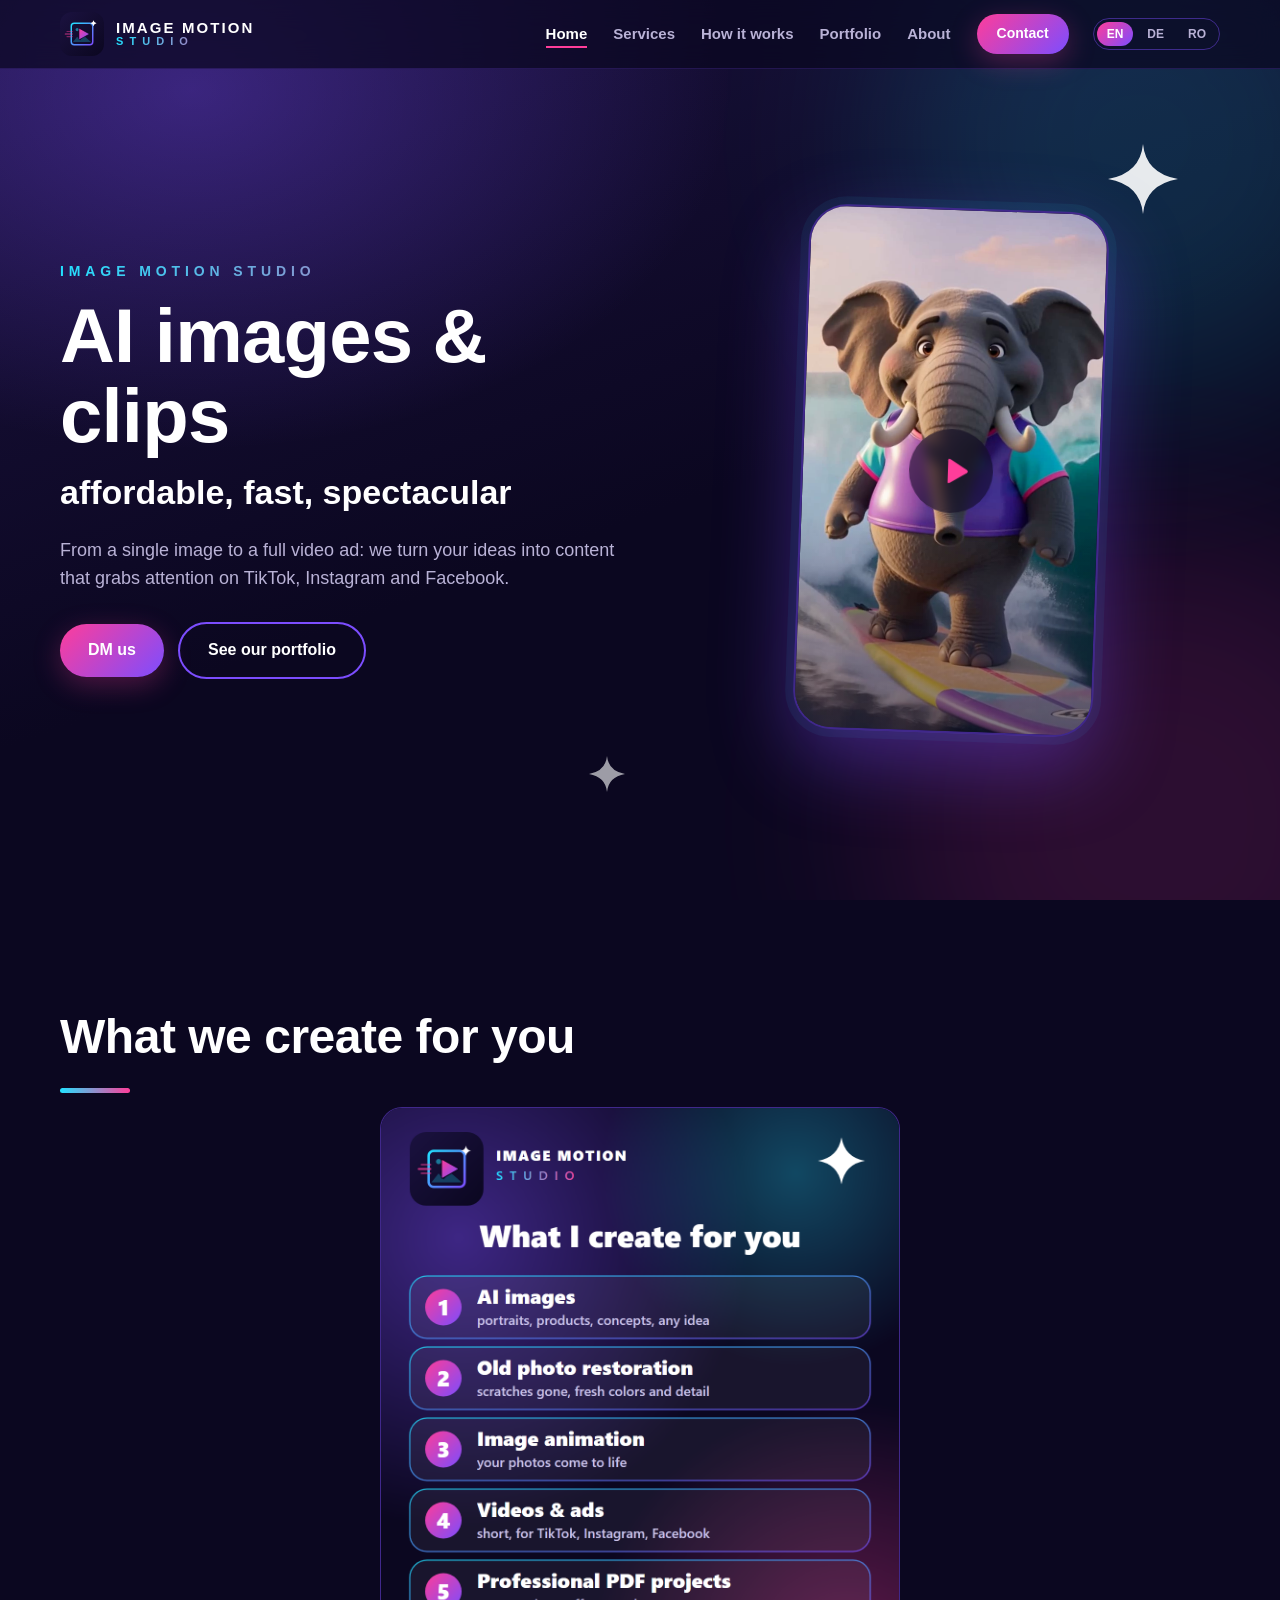
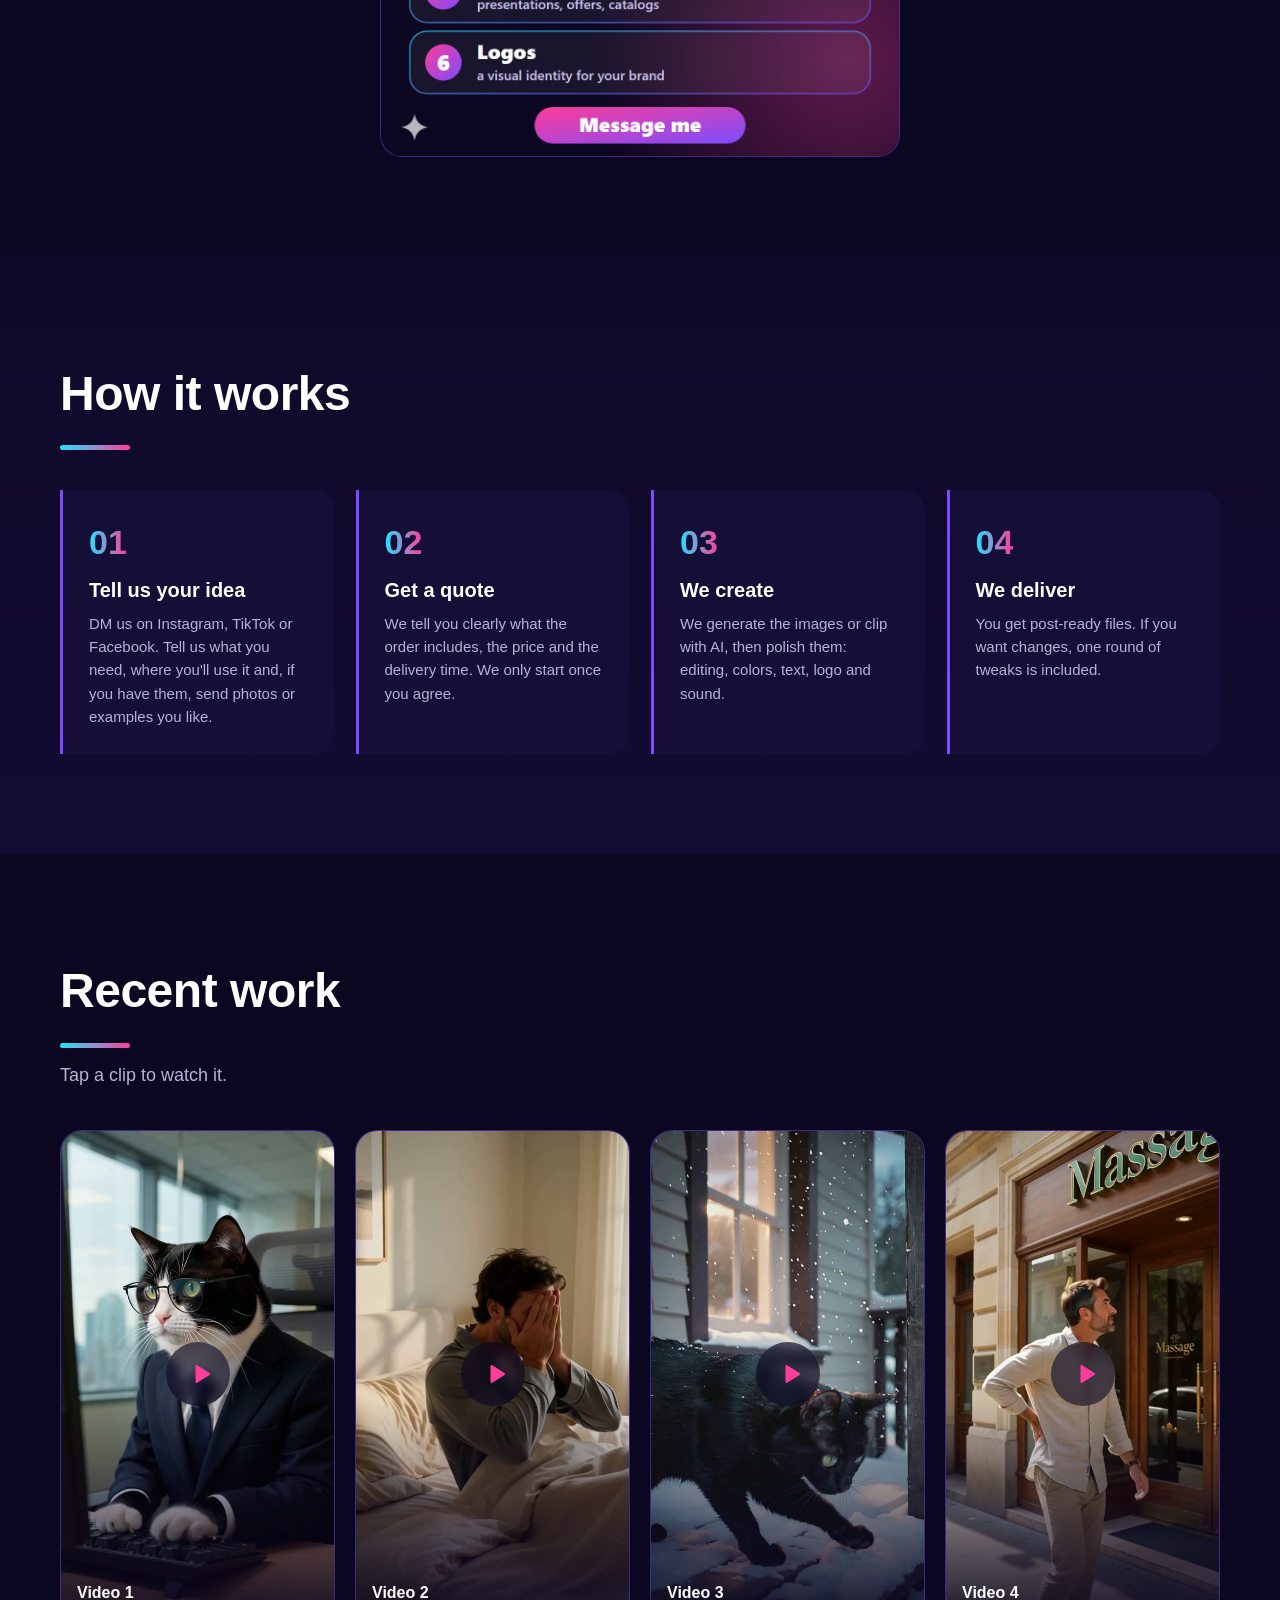
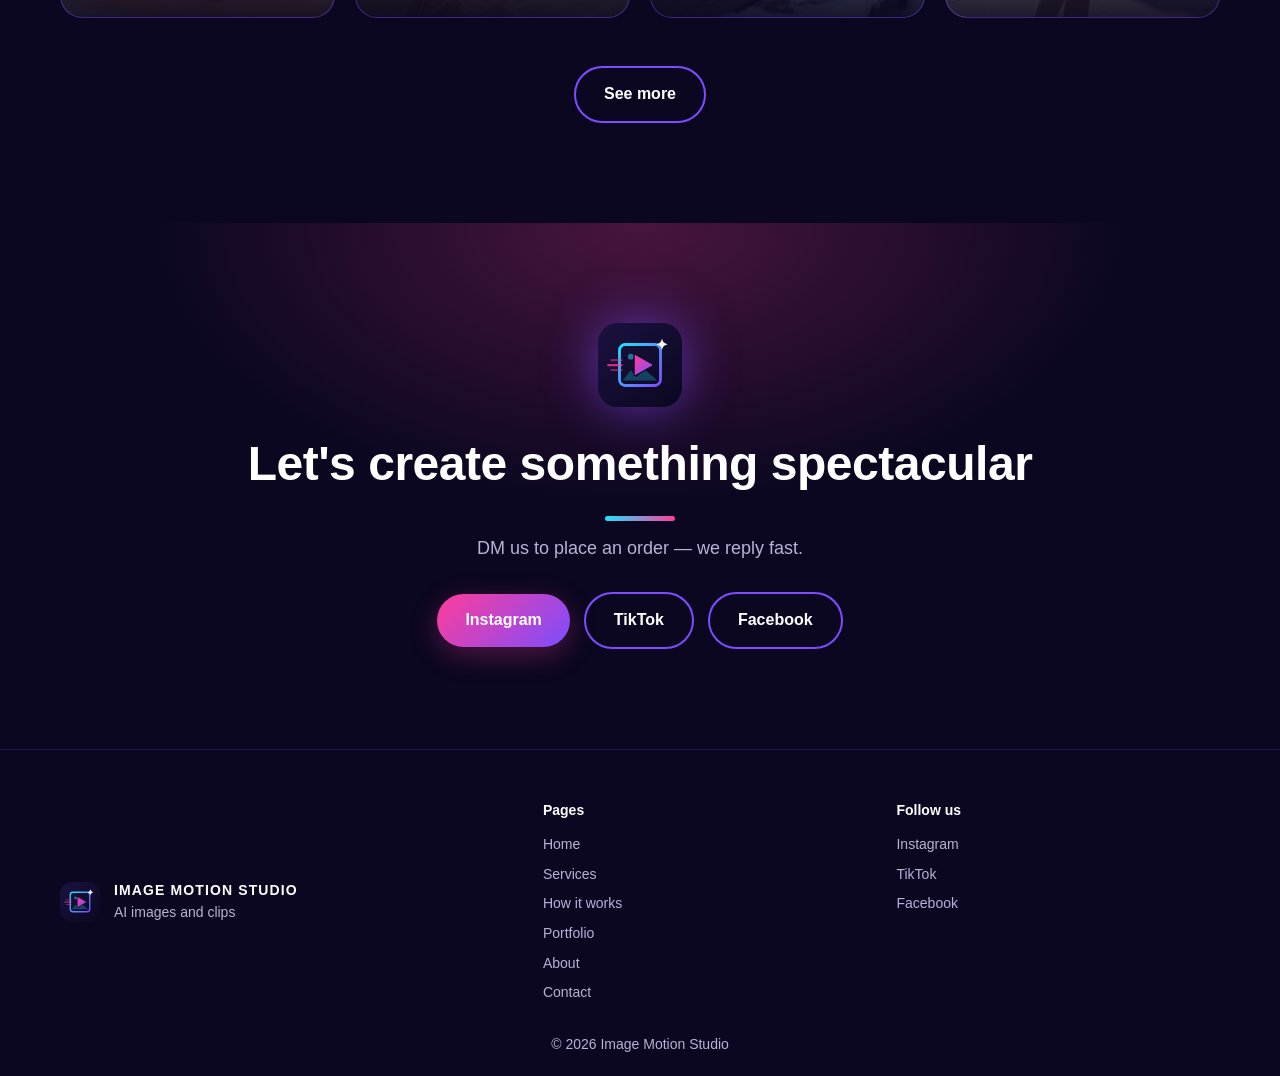
<file: index.html>
<!doctype html>
<html lang="ro">
<head>
<meta charset="utf-8">
<meta name="viewport" content="width=device-width, initial-scale=1">
<title>Image Motion Studio</title>
<meta name="description" content="Imagini AI, restaurare poze vechi, animare imagini, clipuri video și reclame. Rapide, accesibile, spectaculoase.">
<meta name="theme-color" content="#0B0720">
<meta property="og:type" content="website">
<meta property="og:site_name" content="Image Motion Studio">
<meta property="og:title" content="Image Motion Studio — Imagini și clipuri AI">
<meta property="og:description" content="Imagini AI, restaurare poze vechi, animare imagini, clipuri video și reclame. Rapide, accesibile, spectaculoase.">
<meta property="og:url" content="https://image-motion-studio.github.io/">
<meta property="og:image" content="https://image-motion-studio.github.io/og-image.png">
<meta property="og:image:width" content="1200">
<meta property="og:image:height" content="630">
<meta name="twitter:card" content="summary_large_image">
<meta name="twitter:image" content="https://image-motion-studio.github.io/og-image.png">
<link rel="icon" href="assets/logo-icon.svg" type="image/svg+xml">
<link rel="stylesheet" href="style.css?v=13">
</head>
<body data-page="home">
<div id="hdr"></div>
<main>
<section class="hero">
  <div class="glow g1"></div><div class="glow g2"></div>
  <svg class="spark s1" viewBox="0 0 100 100"><path d="M50 0Q54 42 100 50Q54 58 50 100Q46 58 0 50Q46 42 50 0Z"/></svg>
  <svg class="spark s2" viewBox="0 0 100 100"><path d="M50 0Q54 42 100 50Q54 58 50 100Q46 58 0 50Q46 42 50 0Z"/></svg>
  <div class="wrap hero-grid">
    <div class="hero-copy">
      <p class="eyebrow">IMAGE MOTION STUDIO</p>
      <h1 data-i18n="hero.title"></h1>
      <p class="sub" data-i18n="hero.sub"></p>
      <p class="lead" data-i18n="hero.lead"></p>
      <div class="cta-row">
        <a href="#contact" class="btn" data-i18n="hero.cta1"></a>
        <a href="#portofoliu" class="btn ghost" data-i18n="hero.cta2"></a>
      </div>
    </div>
    <div class="hero-visual">
      <div class="phone" id="heroPhone">
        <video id="heroVid" src="assets/hero/hero.mp4" poster="assets/hero/hero-poster.jpg" playsinline preload="none"></video>
        <button class="phone-play" id="heroPlay" aria-label="Play video"><svg viewBox="0 0 100 100"><path d="M34 22 L34 78 Q34 84 40 81 L84 54 Q89 50 84 46 L40 19 Q34 16 34 22Z"/></svg></button>
      </div>
    </div>
  </div>
</section>
<section class="sec" id="servicii"><div class="wrap">
  <h2 data-i18n="home.srv"></h2>
  <div class="gallery"><figure><img data-loc="assets/menu-1080x1350-{l}.png" src="assets/menu-1080x1350-ro.png" alt="" loading="lazy"></figure></div>
</div></section>
<section class="sec alt" id="proces"><div class="wrap">
  <h2 data-i18n="home.proc"></h2>
  <div class="steps" id="procMini"></div>
</div></section>
<section class="sec" id="portofoliu"><div class="wrap">
  <h2 data-i18n="home.port"></h2>
  <p class="muted" data-i18n="home.portSub"></p>
  <div class="reels" id="reels" data-count="4"></div>
  <p class="more"><a class="btn ghost" href="portofoliu.html" data-i18n="home.portMore"></a></p>
</div></section>
<div id="contact"><section class="sec cta" id="cta"></section></div>
</main>
<div id="ftr"></div>
<script src="script.js?v=13"></script>
</body>
</html>
</file>
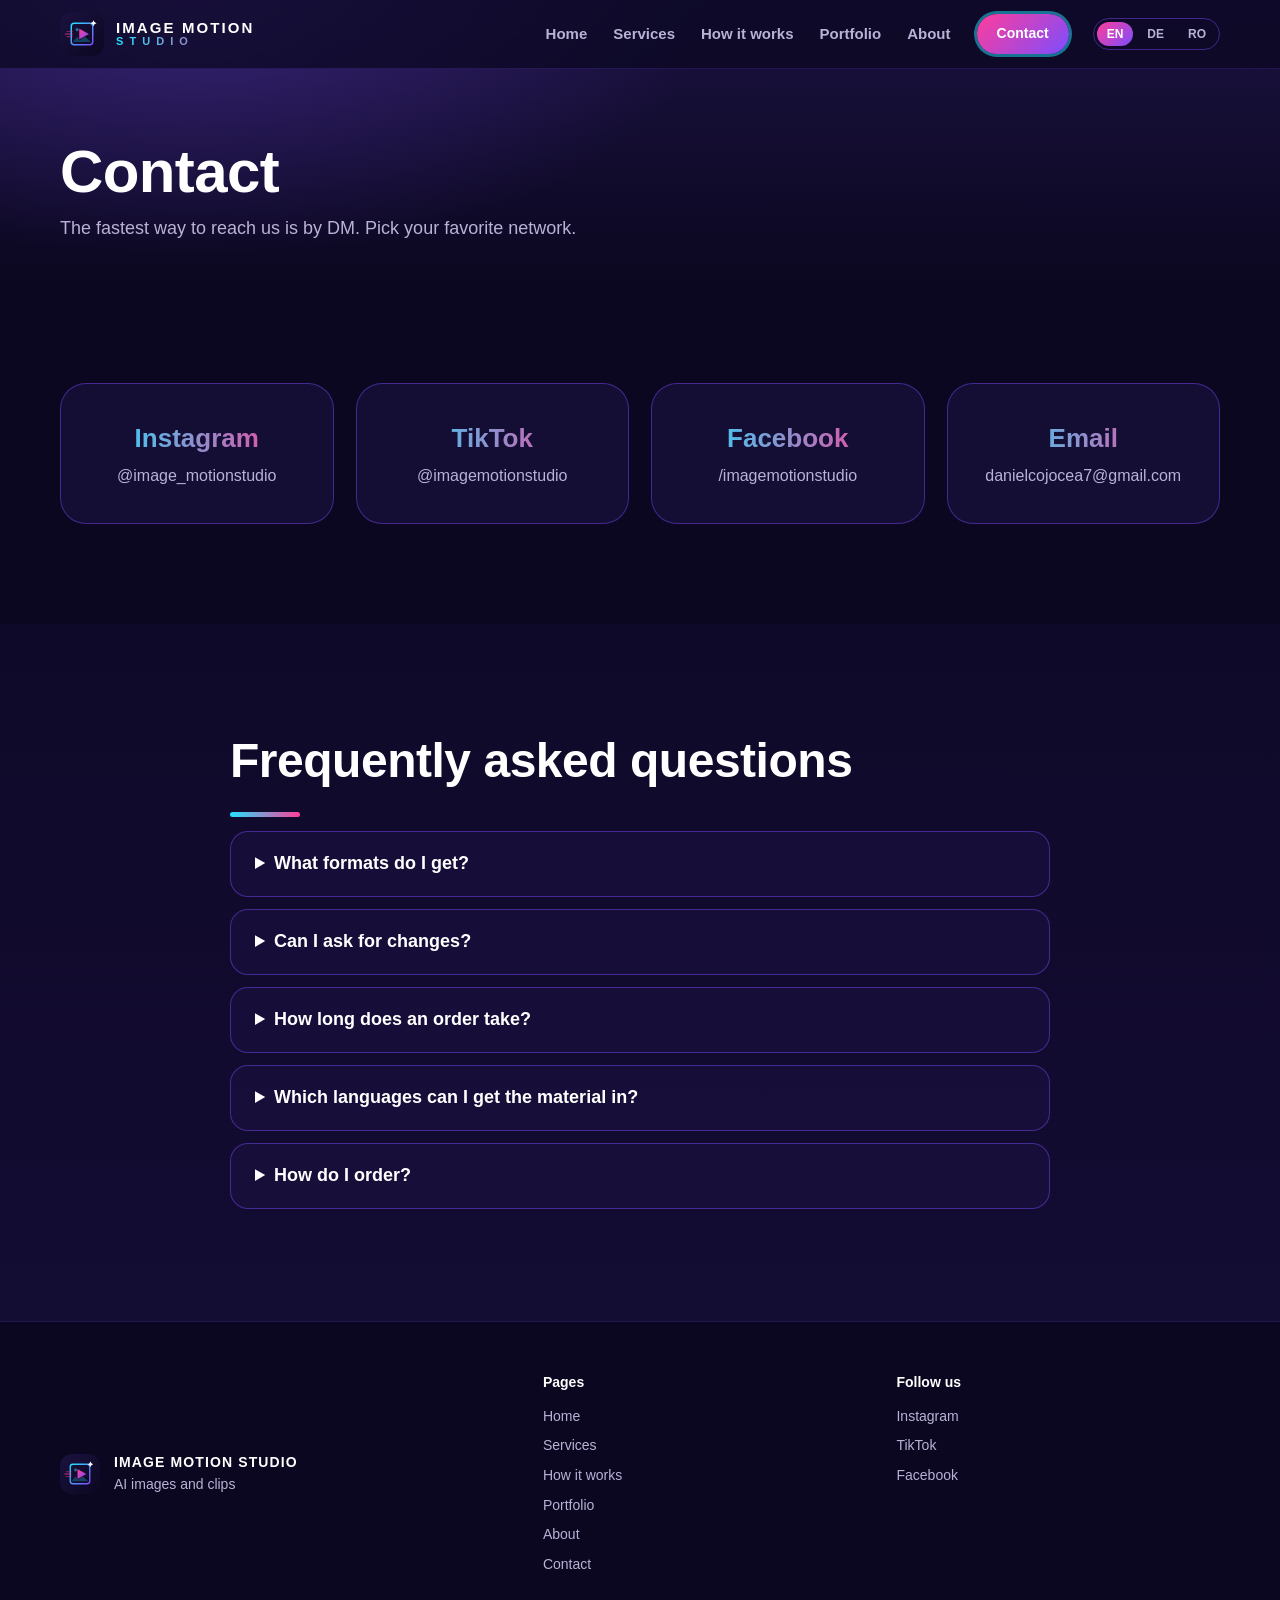
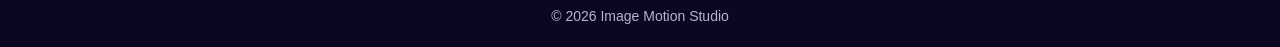
<file: contact.html>
<!doctype html>
<html lang="ro">
<head>
<meta charset="utf-8">
<meta name="viewport" content="width=device-width, initial-scale=1">
<title>Image Motion Studio</title>
<meta name="description" content="Imagini AI, restaurare poze vechi, animare imagini, clipuri video și reclame. Rapide, accesibile, spectaculoase.">
<meta name="theme-color" content="#0B0720">
<meta property="og:type" content="website">
<meta property="og:site_name" content="Image Motion Studio">
<meta property="og:title" content="Image Motion Studio — Imagini și clipuri AI">
<meta property="og:description" content="Imagini AI, restaurare poze vechi, animare imagini, clipuri video și reclame. Rapide, accesibile, spectaculoase.">
<meta property="og:url" content="https://image-motion-studio.github.io/contact.html">
<meta property="og:image" content="https://image-motion-studio.github.io/og-image.png">
<meta property="og:image:width" content="1200">
<meta property="og:image:height" content="630">
<meta name="twitter:card" content="summary_large_image">
<meta name="twitter:image" content="https://image-motion-studio.github.io/og-image.png">
<link rel="icon" href="assets/logo-icon.svg" type="image/svg+xml">
<link rel="stylesheet" href="style.css?v=13">
</head>
<body data-page="contact">
<div id="hdr"></div>
<main>
<section class="page-head"><div class="wrap"><h1 data-i18n="ct.h"></h1><p class="lead" data-i18n="ct.s"></p></div></section>
<section class="sec"><div class="wrap">
  <div class="socials">
    <a class="social" href="https://www.instagram.com/image_motionstudio" target="_blank" rel="noopener"><b>Instagram</b><span>@image_motionstudio</span></a>
    <a class="social" href="https://www.tiktok.com/@imagemotionstudio" target="_blank" rel="noopener"><b>TikTok</b><span>@imagemotionstudio</span></a>
    <a class="social" href="https://www.facebook.com/imagemotionstudio" target="_blank" rel="noopener"><b>Facebook</b><span>/imagemotionstudio</span></a>
    <a class="social" id="mailCard" href="#"><b data-i18n="ct.mail"></b><span id="mailTxt">…</span></a>
  </div>
</div></section>
<section class="sec alt" id="faq-sec"><div class="wrap narrow">
  <h2 id="faq-h" data-i18n="ct.faq"></h2>
  <div id="faq"></div>
</div></section>
</main>
<div id="ftr"></div>
<script src="script.js?v=13"></script>
</body>
</html>
</file>
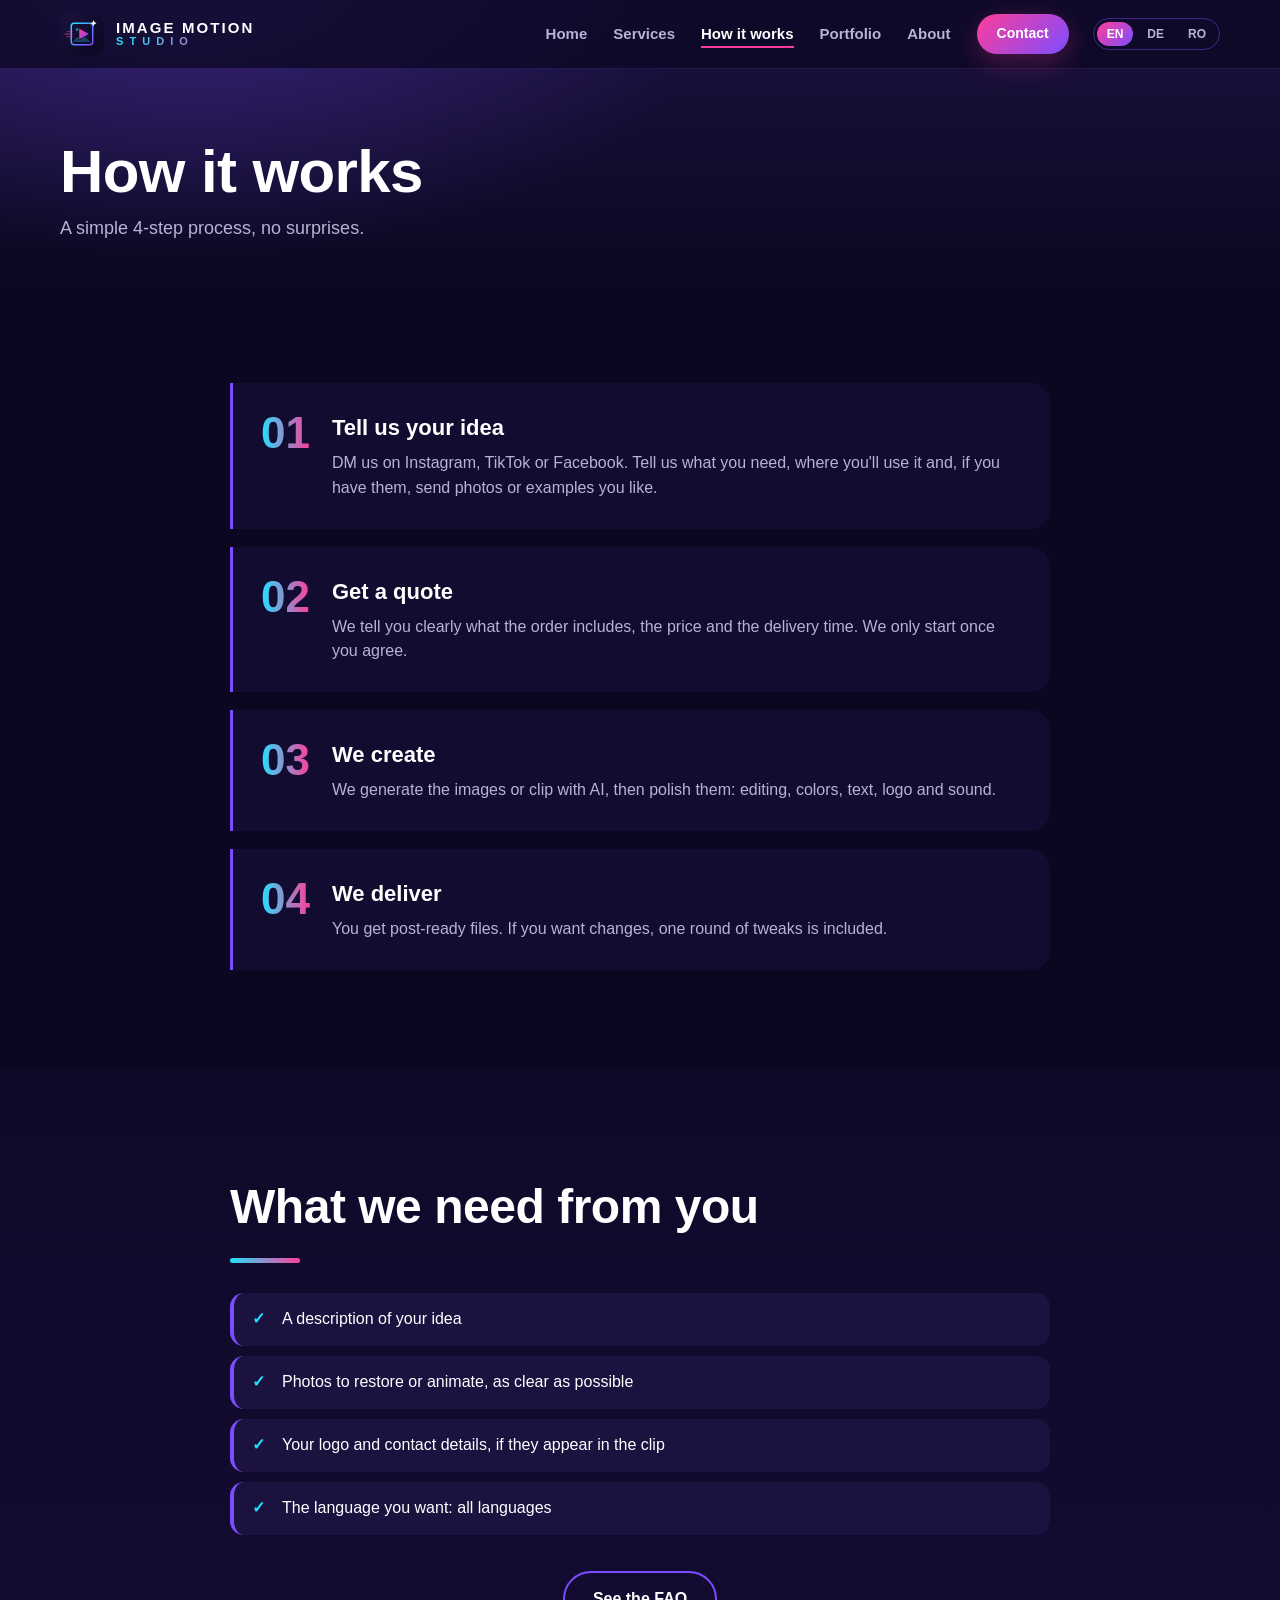
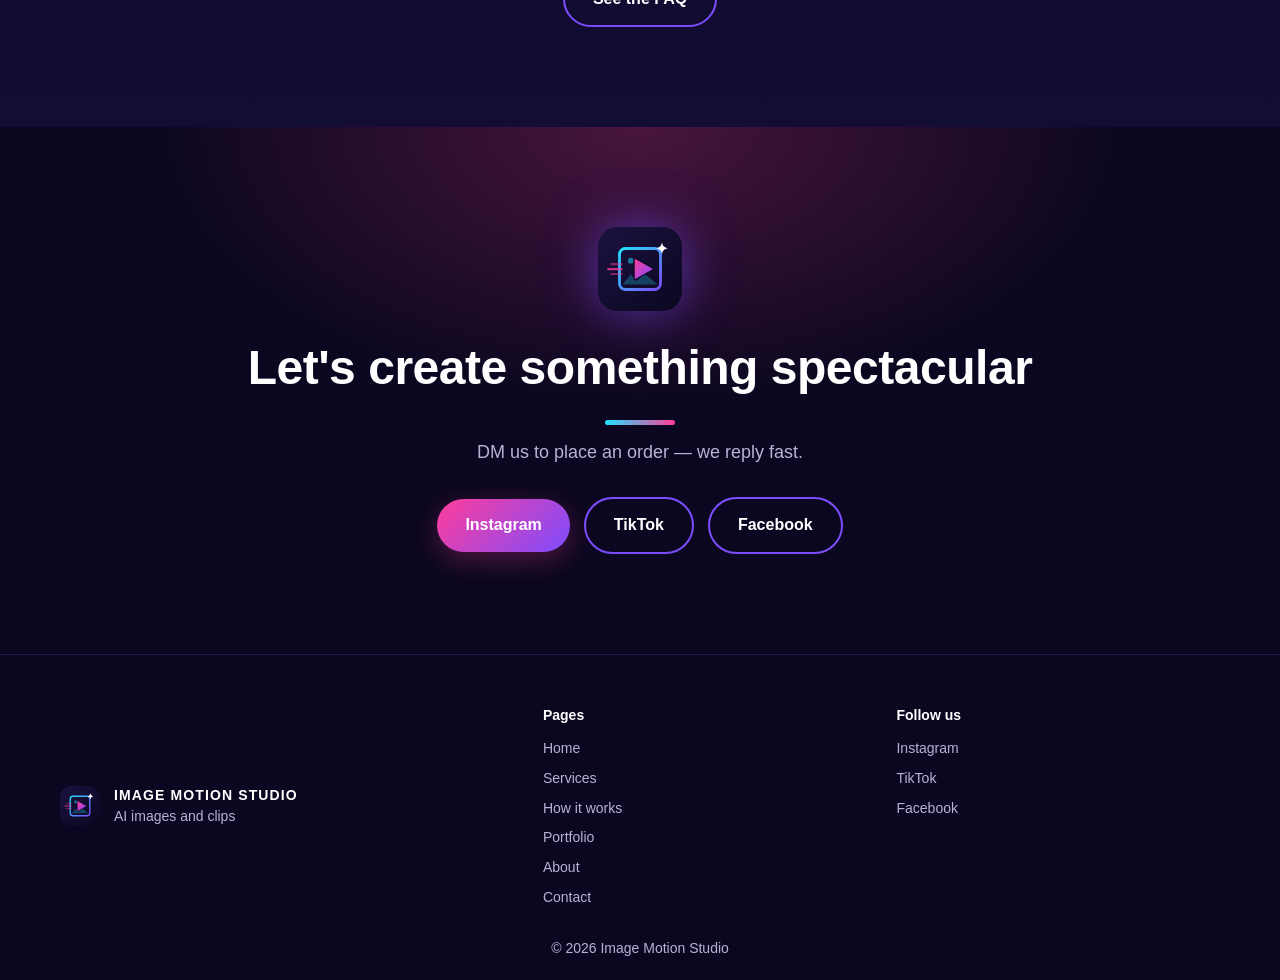
<file: cum-lucram.html>
<!doctype html>
<html lang="ro">
<head>
<meta charset="utf-8">
<meta name="viewport" content="width=device-width, initial-scale=1">
<title>Image Motion Studio</title>
<meta name="description" content="Imagini AI, restaurare poze vechi, animare imagini, clipuri video și reclame. Rapide, accesibile, spectaculoase.">
<meta name="theme-color" content="#0B0720">
<meta property="og:type" content="website">
<meta property="og:site_name" content="Image Motion Studio">
<meta property="og:title" content="Image Motion Studio — Imagini și clipuri AI">
<meta property="og:description" content="Imagini AI, restaurare poze vechi, animare imagini, clipuri video și reclame. Rapide, accesibile, spectaculoase.">
<meta property="og:url" content="https://image-motion-studio.github.io/cum-lucram.html">
<meta property="og:image" content="https://image-motion-studio.github.io/og-image.png">
<meta property="og:image:width" content="1200">
<meta property="og:image:height" content="630">
<meta name="twitter:card" content="summary_large_image">
<meta name="twitter:image" content="https://image-motion-studio.github.io/og-image.png">
<link rel="icon" href="assets/logo-icon.svg" type="image/svg+xml">
<link rel="stylesheet" href="style.css?v=13">
</head>
<body data-page="process">
<div id="hdr"></div>
<main>
<section class="page-head"><div class="wrap"><h1 data-i18n="proc.h"></h1><p class="lead" data-i18n="proc.s"></p></div></section>
<section class="sec"><div class="wrap narrow"><div class="step-list" id="stepList"></div></div></section>
<section class="sec alt"><div class="wrap narrow">
  <h2 data-i18n="proc.needs"></h2>
  <ul class="needs" id="needs"></ul>
  <p class="more"><a class="btn ghost" href="contact.html#faq" data-i18n="proc.faqCta"></a></p>
</div></section>
<section class="sec cta" id="cta"></section>
</main>
<div id="ftr"></div>
<script src="script.js?v=13"></script>
</body>
</html>
</file>
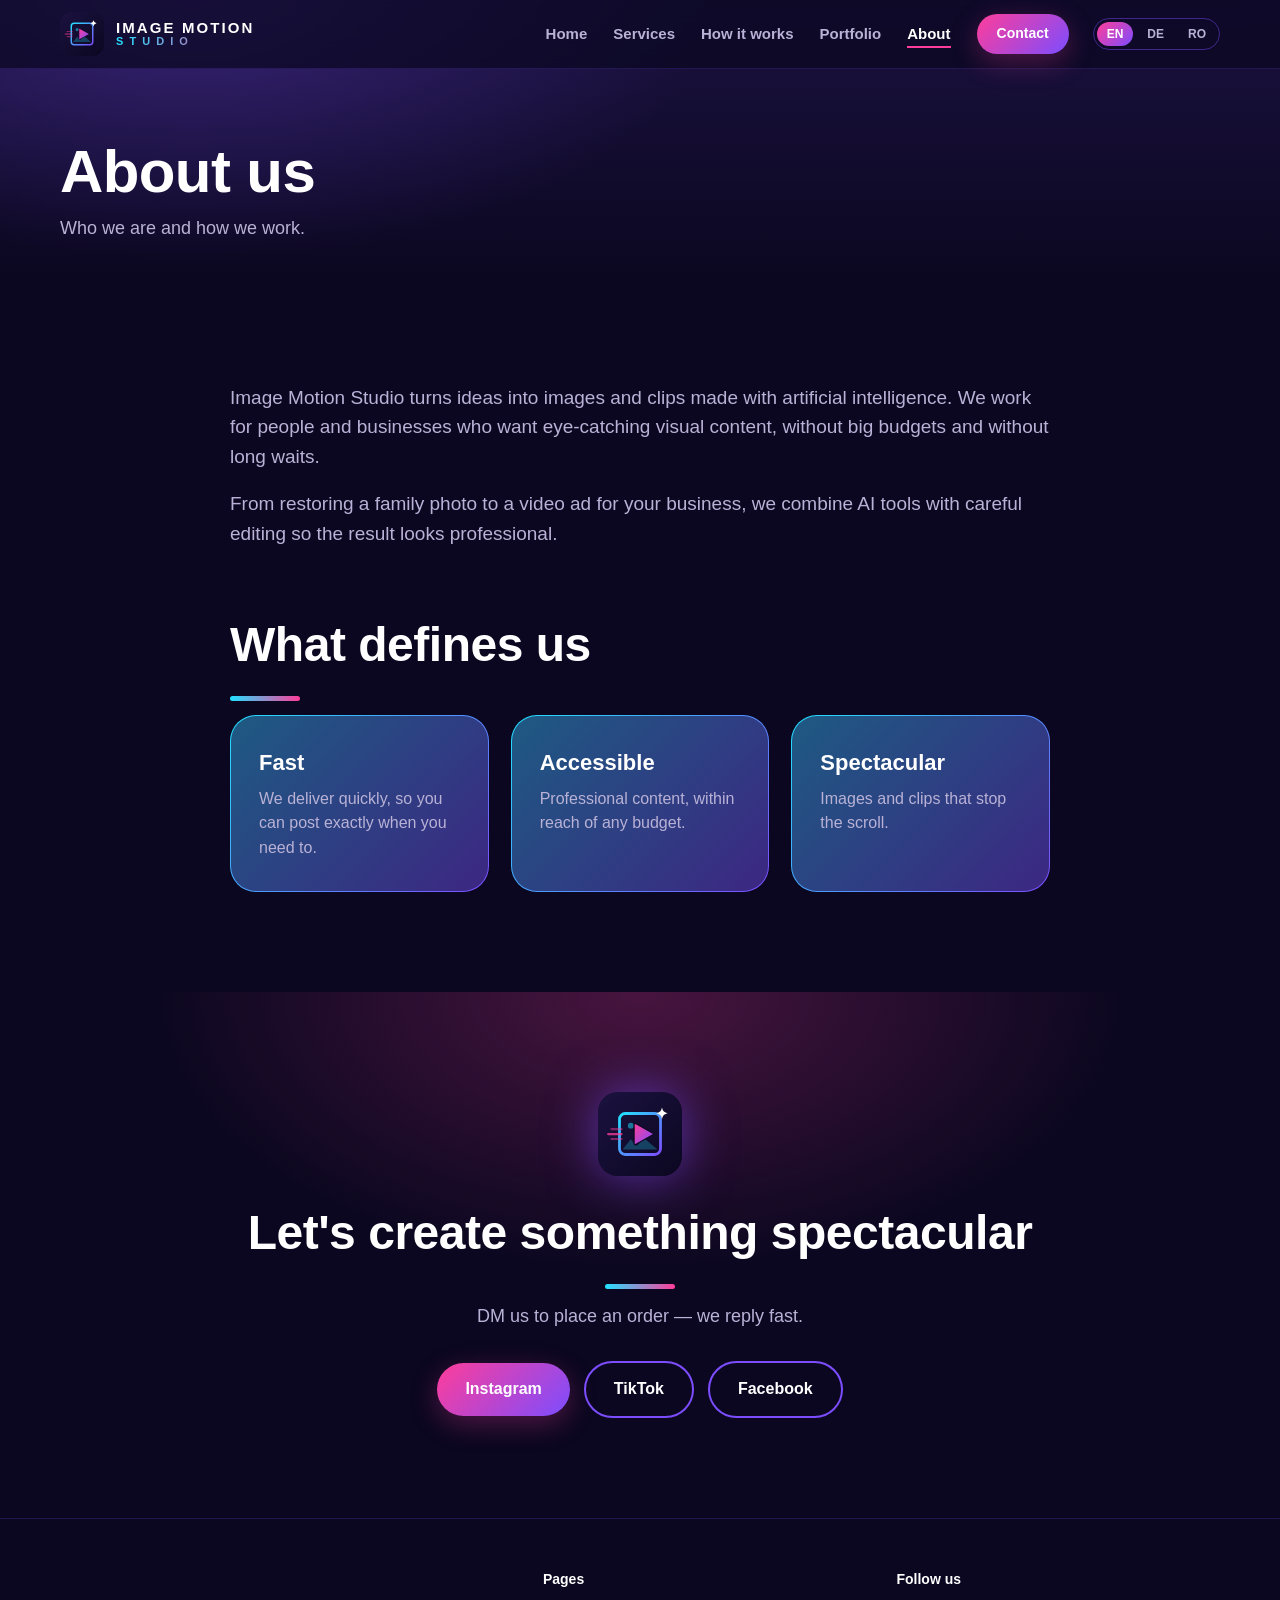
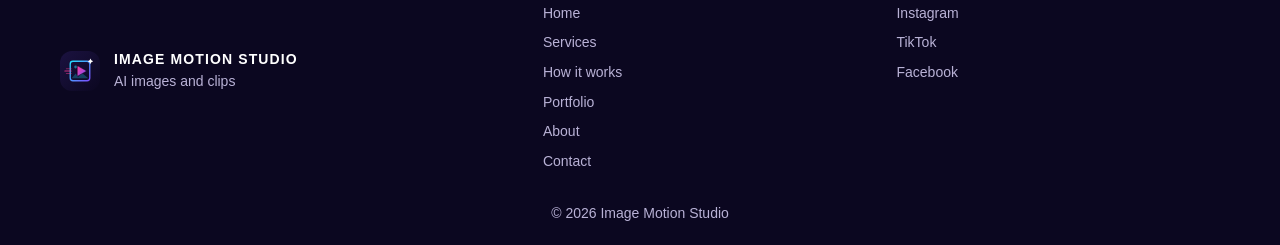
<file: despre.html>
<!doctype html>
<html lang="ro">
<head>
<meta charset="utf-8">
<meta name="viewport" content="width=device-width, initial-scale=1">
<title>Image Motion Studio</title>
<meta name="description" content="Imagini AI, restaurare poze vechi, animare imagini, clipuri video și reclame. Rapide, accesibile, spectaculoase.">
<meta name="theme-color" content="#0B0720">
<meta property="og:type" content="website">
<meta property="og:site_name" content="Image Motion Studio">
<meta property="og:title" content="Image Motion Studio — Imagini și clipuri AI">
<meta property="og:description" content="Imagini AI, restaurare poze vechi, animare imagini, clipuri video și reclame. Rapide, accesibile, spectaculoase.">
<meta property="og:url" content="https://image-motion-studio.github.io/despre.html">
<meta property="og:image" content="https://image-motion-studio.github.io/og-image.png">
<meta property="og:image:width" content="1200">
<meta property="og:image:height" content="630">
<meta name="twitter:card" content="summary_large_image">
<meta name="twitter:image" content="https://image-motion-studio.github.io/og-image.png">
<link rel="icon" href="assets/logo-icon.svg" type="image/svg+xml">
<link rel="stylesheet" href="style.css?v=13">
</head>
<body data-page="about">
<div id="hdr"></div>
<main>
<section class="page-head"><div class="wrap"><h1 data-i18n="about.h"></h1><p class="lead" data-i18n="about.s"></p></div></section>
<section class="sec"><div class="wrap narrow">
  <div class="about-text" id="aboutText"></div>
  <h2 data-i18n="about.vals"></h2>
  <div class="cards" id="values"></div>
</div></section>
<section class="sec cta" id="cta"></section>
</main>
<div id="ftr"></div>
<script src="script.js?v=13"></script>
</body>
</html>
</file>
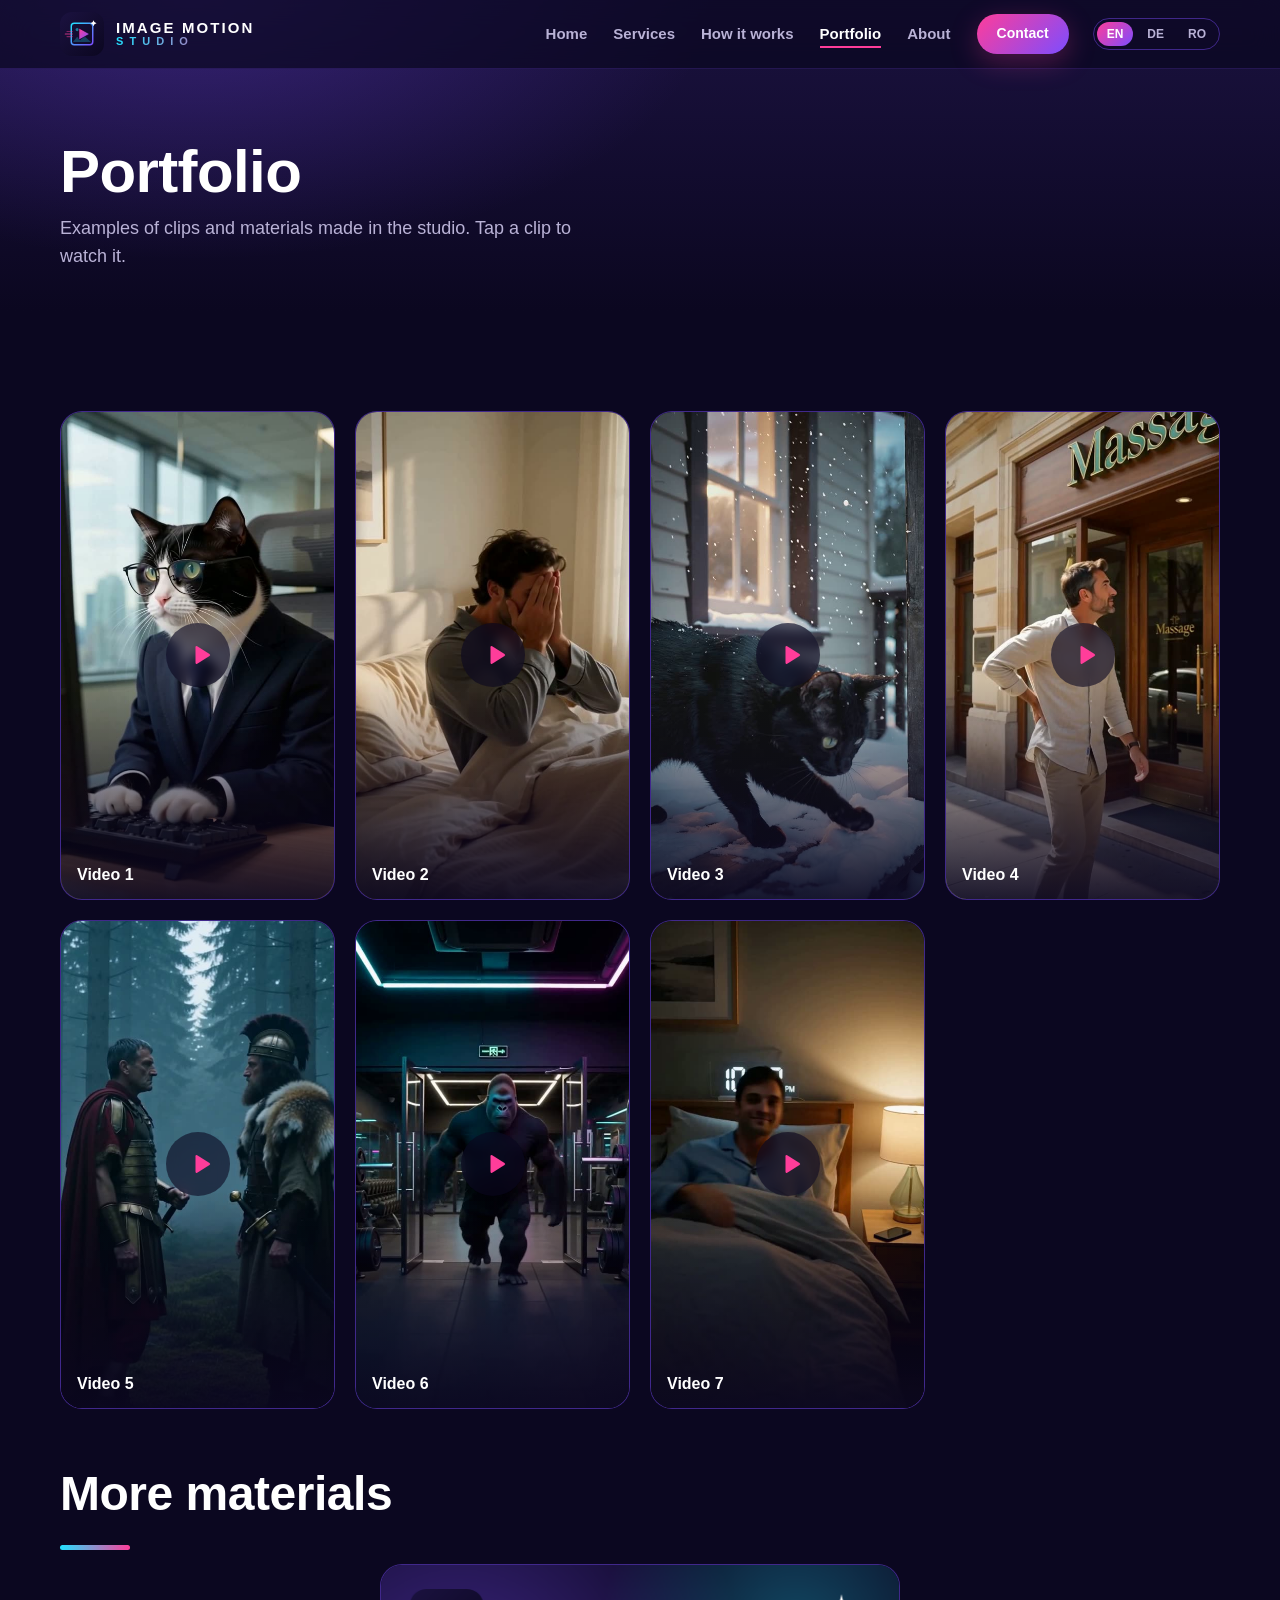
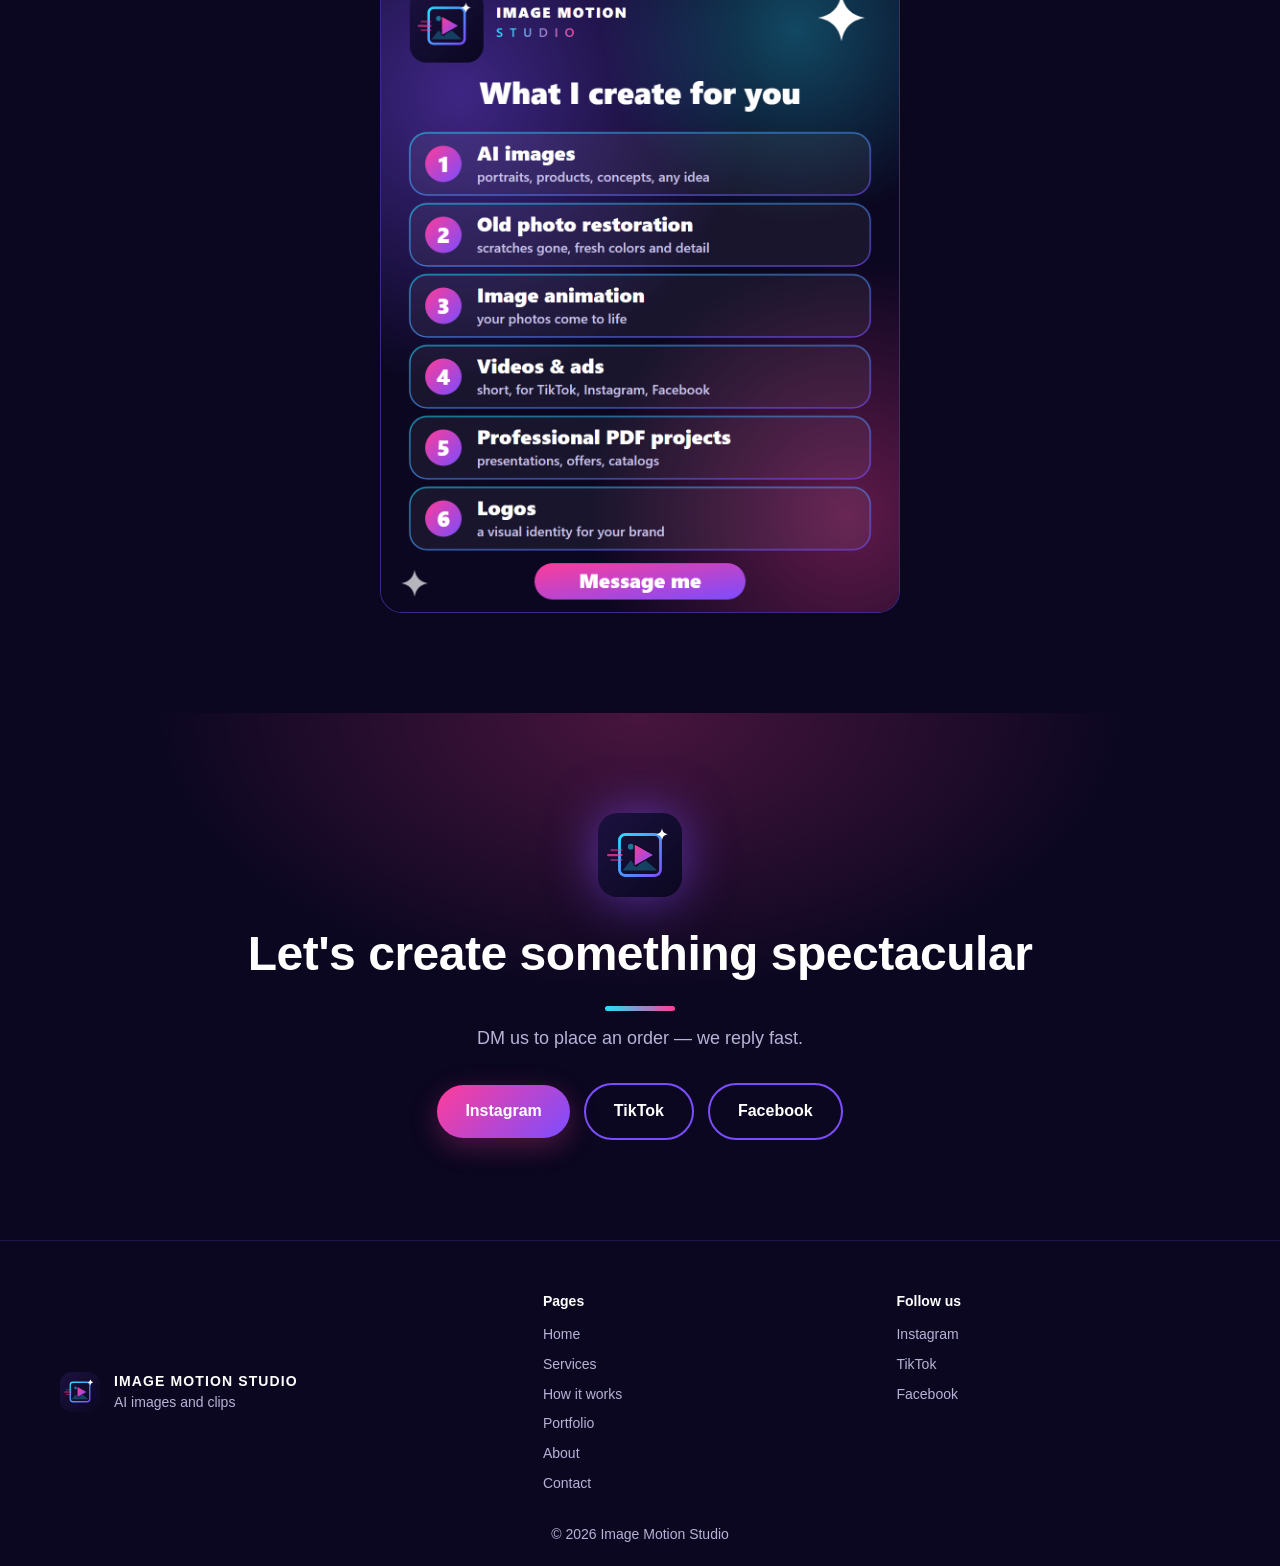
<file: portofoliu.html>
<!doctype html>
<html lang="ro">
<head>
<meta charset="utf-8">
<meta name="viewport" content="width=device-width, initial-scale=1">
<title>Image Motion Studio</title>
<meta name="description" content="Imagini AI, restaurare poze vechi, animare imagini, clipuri video și reclame. Rapide, accesibile, spectaculoase.">
<meta name="theme-color" content="#0B0720">
<meta property="og:type" content="website">
<meta property="og:site_name" content="Image Motion Studio">
<meta property="og:title" content="Image Motion Studio — Imagini și clipuri AI">
<meta property="og:description" content="Imagini AI, restaurare poze vechi, animare imagini, clipuri video și reclame. Rapide, accesibile, spectaculoase.">
<meta property="og:url" content="https://image-motion-studio.github.io/portofoliu.html">
<meta property="og:image" content="https://image-motion-studio.github.io/og-image.png">
<meta property="og:image:width" content="1200">
<meta property="og:image:height" content="630">
<meta name="twitter:card" content="summary_large_image">
<meta name="twitter:image" content="https://image-motion-studio.github.io/og-image.png">
<link rel="icon" href="assets/logo-icon.svg" type="image/svg+xml">
<link rel="stylesheet" href="style.css?v=13">
</head>
<body data-page="portfolio">
<div id="hdr"></div>
<main>
<section class="page-head"><div class="wrap"><h1 data-i18n="port.h"></h1><p class="lead" data-i18n="port.s"></p></div></section>
<section class="sec"><div class="wrap">
  <div class="reels" id="reels"></div>
  <h2 data-i18n="port.more"></h2>
  <div class="gallery"><figure><img data-loc="assets/menu-1080x1350-{l}.png" src="assets/menu-1080x1350-ro.png" alt="" loading="lazy"></figure></div>
</div></section>
<section class="sec cta" id="cta"></section>
</main>
<div id="ftr"></div>
<script src="script.js?v=13"></script>
</body>
</html>
</file>
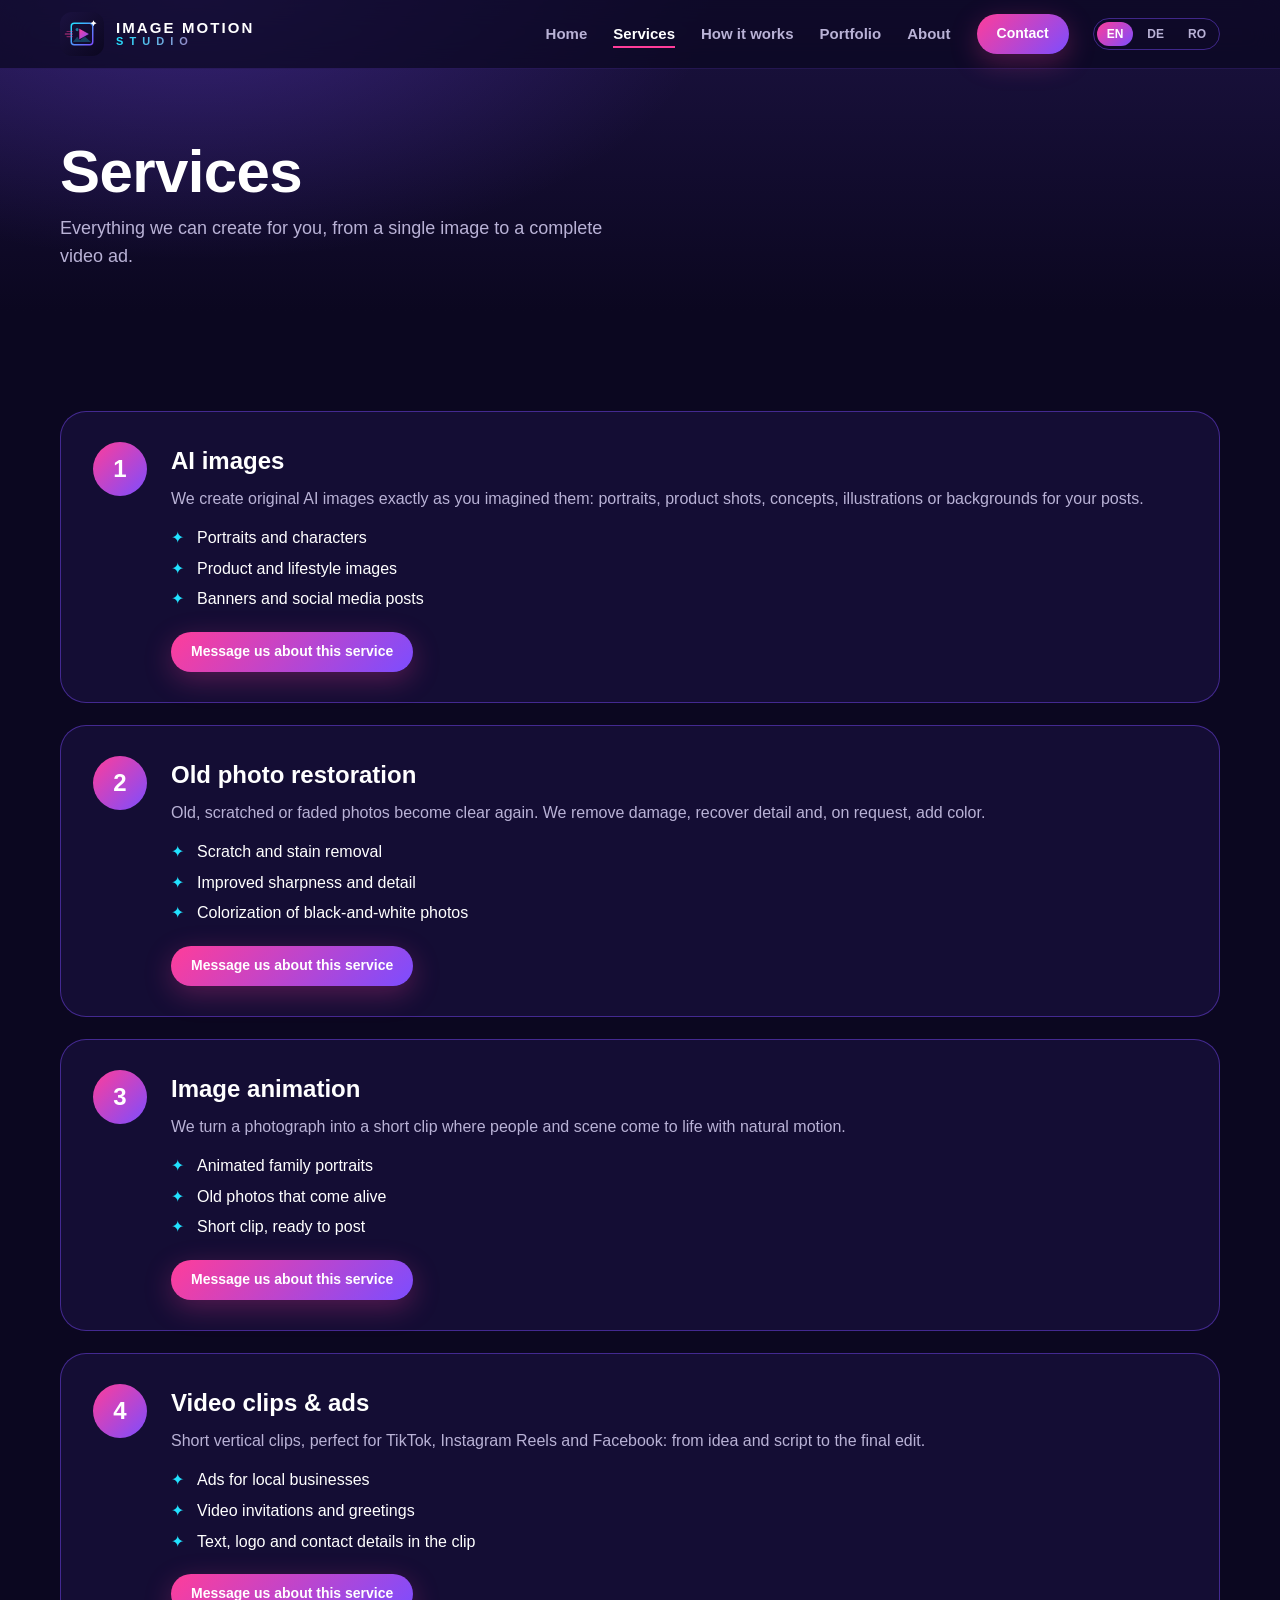
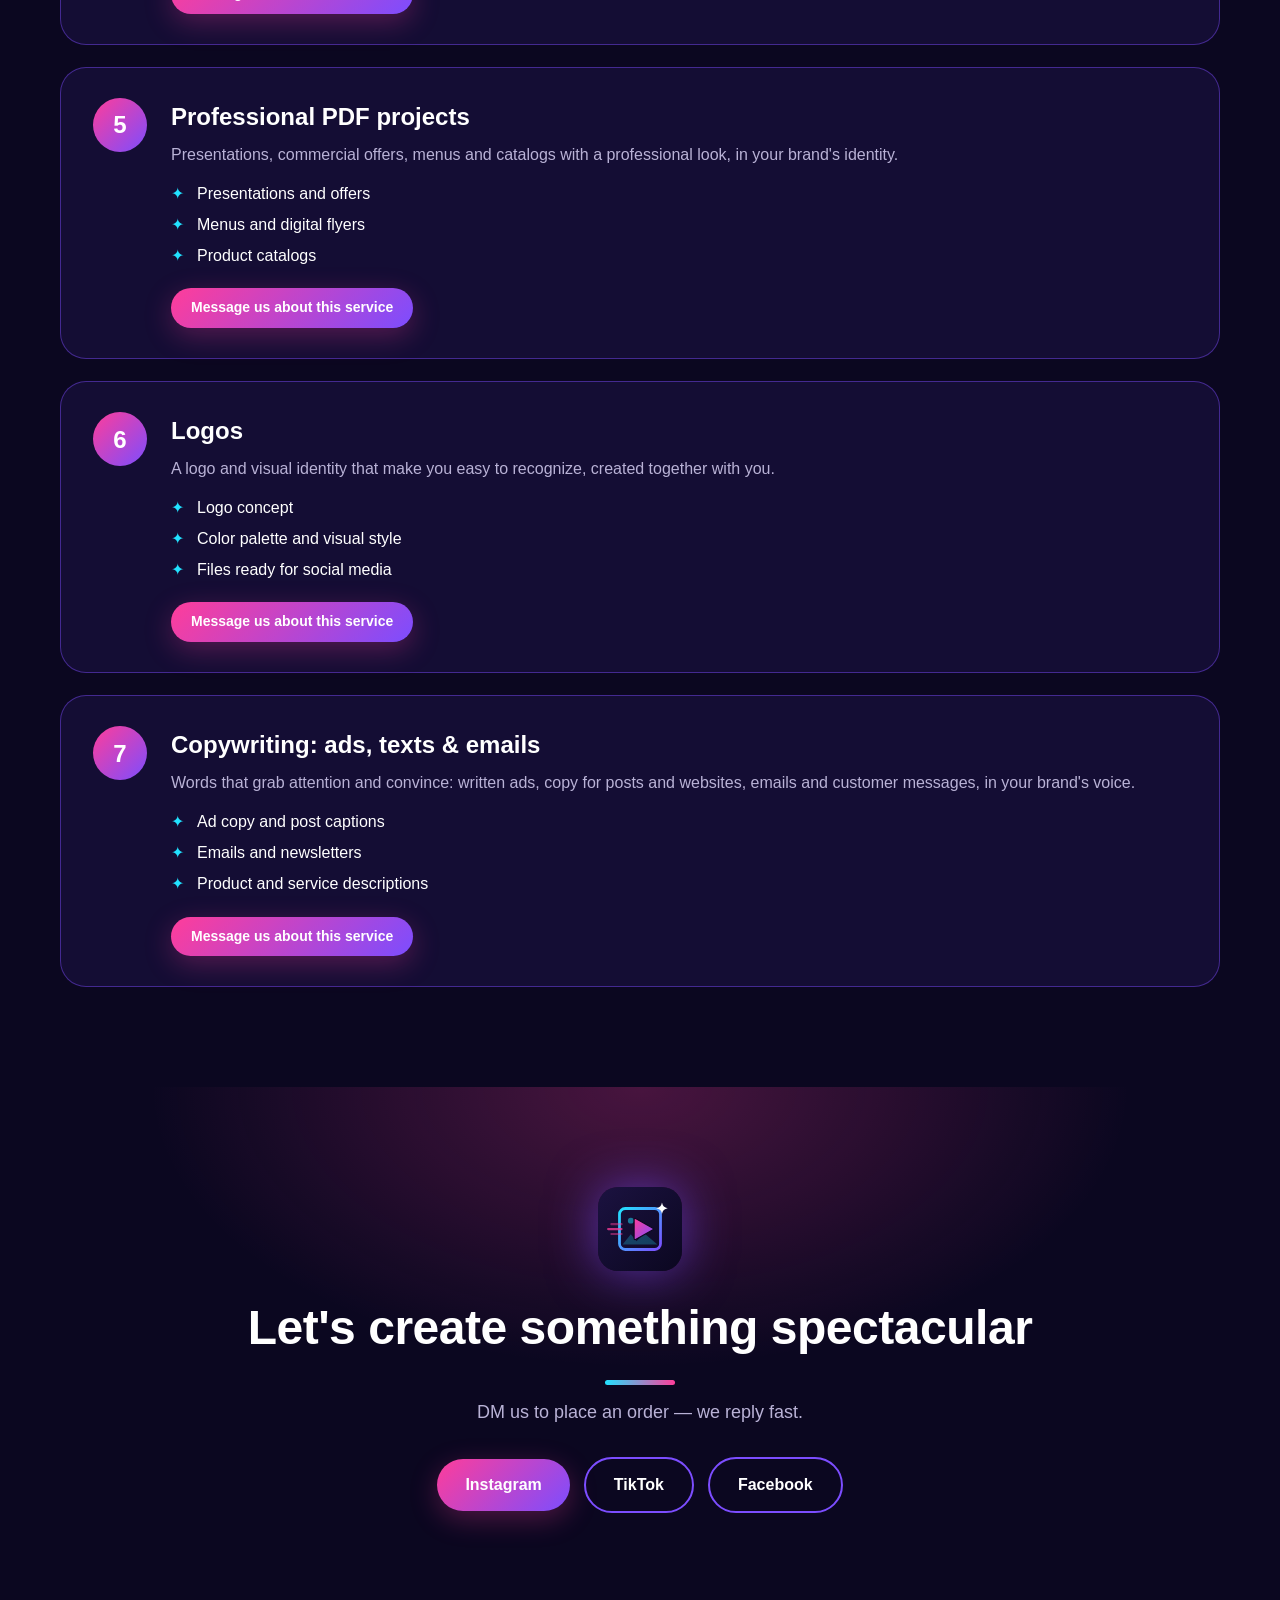
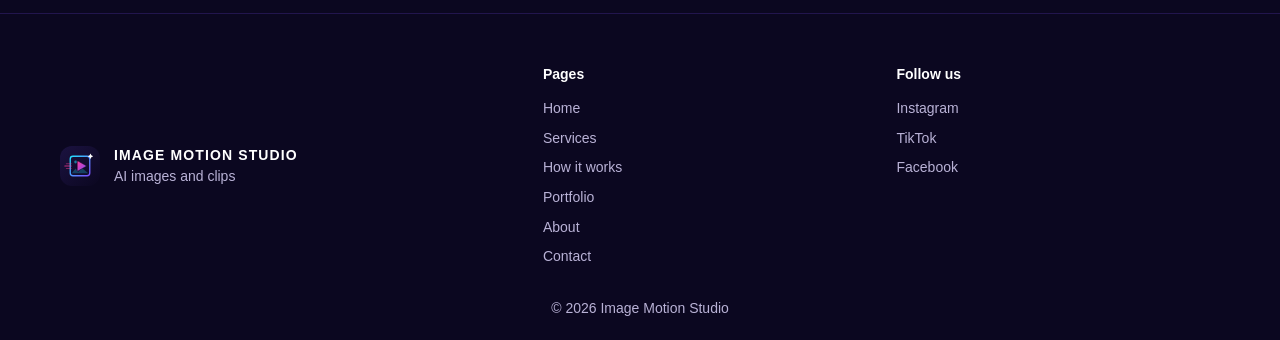
<file: servicii.html>
<!doctype html>
<html lang="ro">
<head>
<meta charset="utf-8">
<meta name="viewport" content="width=device-width, initial-scale=1">
<title>Image Motion Studio</title>
<meta name="description" content="Imagini AI, restaurare poze vechi, animare imagini, clipuri video și reclame. Rapide, accesibile, spectaculoase.">
<meta name="theme-color" content="#0B0720">
<meta property="og:type" content="website">
<meta property="og:site_name" content="Image Motion Studio">
<meta property="og:title" content="Image Motion Studio — Imagini și clipuri AI">
<meta property="og:description" content="Imagini AI, restaurare poze vechi, animare imagini, clipuri video și reclame. Rapide, accesibile, spectaculoase.">
<meta property="og:url" content="https://image-motion-studio.github.io/servicii.html">
<meta property="og:image" content="https://image-motion-studio.github.io/og-image.png">
<meta property="og:image:width" content="1200">
<meta property="og:image:height" content="630">
<meta name="twitter:card" content="summary_large_image">
<meta name="twitter:image" content="https://image-motion-studio.github.io/og-image.png">
<link rel="icon" href="assets/logo-icon.svg" type="image/svg+xml">
<link rel="stylesheet" href="style.css?v=13">
</head>
<body data-page="services">
<div id="hdr"></div>
<main>
<section class="page-head"><div class="wrap"><h1 data-i18n="svc.h"></h1><p class="lead" data-i18n="svc.s"></p></div></section>
<section class="sec"><div class="wrap"><div class="svc-list" id="svcList"></div></div></section>
<section class="sec cta" id="cta"></section>
</main>
<div id="ftr"></div>
<script src="script.js?v=13"></script>
</body>
</html>
</file>
<file: style.css>
:root{
  --bg:#0B0720; --bg2:#1B1240; --cyan:#22E1FF; --violet:#7C4DFF; --pink:#FF3D9A; --text:#fff;
  --muted:#b9b2d6; --card:rgba(27,18,64,.65); --line:rgba(124,77,255,.45);
  --grad-text:linear-gradient(90deg,var(--cyan),var(--pink));
  --grad-btn:linear-gradient(135deg,var(--pink),var(--violet));
  --font:"Segoe UI",Arial,sans-serif;
}
*{box-sizing:border-box;margin:0;padding:0}
html{scroll-behavior:smooth;scroll-padding-top:80px}
body{background:var(--bg);color:var(--text);font-family:var(--font);line-height:1.55;overflow-x:hidden}
img{max-width:100%;display:block}
a{color:inherit;text-decoration:none}
.wrap{width:min(1160px,100% - 40px);margin:0 auto}
.narrow{width:min(820px,100% - 40px)}
.center{text-align:center}

/* NAV */
.nav{position:fixed;inset:0 0 auto 0;z-index:50;display:flex;align-items:center;gap:24px;padding:12px max(20px,calc((100% - 1160px)/2));background:rgba(11,7,32,.72);backdrop-filter:blur(14px);border-bottom:1px solid rgba(124,77,255,.2)}
.brand{display:flex;align-items:center;gap:12px}
.brand img{border-radius:12px}
.brand-txt{display:flex;flex-direction:column;line-height:1.05}
.brand-txt b{font-weight:800;letter-spacing:.14em;font-size:15px}
.brand-txt i{font-style:normal;font-weight:600;font-size:11px;letter-spacing:.55em;background:var(--grad-text);-webkit-background-clip:text;background-clip:text;color:transparent}
.links{margin-left:auto;display:flex;align-items:center;gap:26px;font-weight:600;font-size:15px}
.links a:not(.btn){color:var(--muted);transition:.2s}
.links a:not(.btn):hover{color:#fff}
.lang{display:flex;gap:4px;border:1px solid var(--line);border-radius:99px;padding:3px}
.lang button{background:none;border:0;color:var(--muted);font:700 12px var(--font);padding:5px 10px;border-radius:99px;cursor:pointer}
.lang button.on{background:var(--grad-btn);color:#fff}
.burger{display:none;background:none;border:0;cursor:pointer;flex-direction:column;gap:5px;padding:6px}
.burger span{width:24px;height:2px;background:#fff;border-radius:2px}

/* BUTTONS */
.btn{display:inline-block;background:var(--grad-btn);color:#fff;font-weight:800;padding:14px 28px;border-radius:99px;border:0;cursor:pointer;transition:transform .2s,box-shadow .2s;box-shadow:0 8px 28px rgba(255,61,154,.28)}
.btn:hover{transform:translateY(-2px);box-shadow:0 12px 34px rgba(124,77,255,.5)}
.btn.ghost{background:transparent;border:2px solid var(--violet);box-shadow:none}
.btn.ghost:hover{background:rgba(124,77,255,.2)}
.btn-sm{padding:9px 20px;font-size:14px}
.pill{font-weight:800;color:var(--cyan);border:1px solid var(--cyan);border-radius:99px;padding:10px 20px}

/* HERO */
.hero{position:relative;min-height:100vh;display:flex;align-items:center;padding:120px 0 80px;overflow:hidden;
  background:radial-gradient(900px 600px at 15% 10%,rgba(124,77,255,.35),transparent 60%),linear-gradient(160deg,#1B1240,#0B0720 55%)}
.glow{position:absolute;border-radius:50%;filter:blur(90px);opacity:.55;pointer-events:none}
.g1{width:520px;height:520px;background:rgba(34,225,255,.28);right:-120px;top:-120px;animation:float 12s ease-in-out infinite}
.g2{width:560px;height:560px;background:rgba(255,61,154,.25);right:-160px;bottom:-200px;animation:float 14s ease-in-out infinite reverse}
.spark{position:absolute;fill:#fff;opacity:.9;animation:twinkle 4s ease-in-out infinite}
.s1{width:70px;right:8%;top:16%}
.s2{width:36px;left:46%;bottom:12%;opacity:.6;animation-delay:1.5s}
@keyframes twinkle{0%,100%{transform:scale(1) rotate(0);opacity:.9}50%{transform:scale(.7) rotate(25deg);opacity:.4}}
@keyframes float{0%,100%{transform:translate(0,0)}50%{transform:translate(-40px,30px)}}
.hero-grid{position:relative;display:grid;grid-template-columns:1.05fr 1fr;gap:56px;align-items:center}
.eyebrow{font-weight:800;letter-spacing:.35em;font-size:14px;background:var(--grad-text);-webkit-background-clip:text;background-clip:text;color:transparent;margin-bottom:14px}
h1{font-weight:800;font-size:clamp(42px,6vw,76px);line-height:1.05;letter-spacing:-.01em}
.sub{font-size:clamp(22px,2.8vw,34px);font-weight:600;margin:10px 0 18px}
.lead{color:var(--muted);font-size:18px;max-width:560px}
.cta-row{display:flex;flex-wrap:wrap;align-items:center;gap:14px;margin-top:30px}
.cta-row.c{justify-content:center}

/* player */
.player{border-radius:22px;background:#0f0a2b;border:1px solid var(--line);box-shadow:0 30px 80px rgba(124,77,255,.35),0 0 0 6px rgba(34,225,255,.06);transform:rotate(2deg);transition:transform .4s;overflow:hidden}
.player:hover{transform:rotate(0) scale(1.02)}
.player-bar{display:flex;gap:7px;padding:12px 16px;background:#17103a}
.player-bar i{width:10px;height:10px;border-radius:50%;background:var(--pink)}
.player-bar i:nth-child(2){background:var(--violet)}.player-bar i:nth-child(3){background:var(--cyan)}
.screen{position:relative;aspect-ratio:16/10;background:radial-gradient(circle at 70% 20%,rgba(34,225,255,.3),transparent 55%),radial-gradient(circle at 20% 90%,rgba(255,61,154,.35),transparent 55%),#140d38;display:grid;place-items:center;overflow:hidden}
.logo-big{width:62%;max-width:300px;border-radius:23%;box-shadow:0 0 70px rgba(124,77,255,.6);animation:bob 5s ease-in-out infinite}
@keyframes bob{0%,100%{transform:translateY(0)}50%{transform:translateY(-10px)}}
.scan{position:absolute;inset:0;background:linear-gradient(100deg,transparent 40%,rgba(255,255,255,.18) 50%,transparent 60%);transform:translateX(-100%);animation:scan 4.5s ease-in-out infinite}
@keyframes scan{60%,100%{transform:translateX(100%)}}
.play{position:absolute;inset:0;margin:auto;width:72px;height:72px;border-radius:50%;border:0;cursor:pointer;background:rgba(11,7,32,.55);backdrop-filter:blur(6px);display:grid;place-items:center;animation:pulse 2.4s infinite}
.play svg{width:34px;fill:url(#none);fill:var(--pink)}
@keyframes pulse{0%{box-shadow:0 0 0 0 rgba(255,61,154,.55)}100%{box-shadow:0 0 0 26px rgba(255,61,154,0)}}
.timeline{height:5px;background:#241a52}
.timeline span{display:block;height:100%;width:0;background:linear-gradient(90deg,var(--cyan),var(--pink));animation:prog 6s linear infinite}
@keyframes prog{to{width:100%}}

/* hero phone video */
.hero-visual{display:flex;justify-content:center}
.phone{position:relative;width:min(300px,78vw);aspect-ratio:4/7;border-radius:38px;overflow:hidden;background:#0f0a2b;border:2px solid var(--line);box-shadow:0 30px 80px rgba(124,77,255,.4),0 0 0 8px rgba(34,225,255,.06);transform:rotate(2deg);transition:transform .4s;cursor:pointer}
.phone:hover{transform:rotate(0) scale(1.02)}
.phone video{width:100%;height:100%;object-fit:cover;display:block}
.phone::after{content:"";position:absolute;inset:0;background:linear-gradient(180deg,transparent 60%,rgba(11,7,32,.55));pointer-events:none;transition:opacity .3s}
.phone.playing::after{opacity:0}
.phone-play{position:absolute;inset:0;margin:auto;width:84px;height:84px;border-radius:50%;border:0;cursor:pointer;background:rgba(11,7,32,.55);backdrop-filter:blur(6px);display:grid;place-items:center;z-index:2;animation:pulse 2.4s infinite;transition:opacity .25s}
.phone-play svg{width:38px;fill:var(--pink);margin-left:5px}
.phone.playing .phone-play{opacity:0;animation:none;pointer-events:none}

/* SECTIONS */
.sec{padding:100px 0}
.sec.alt{background:linear-gradient(180deg,#0f0929,#130c33)}
h2{font-size:clamp(30px,4.2vw,48px);font-weight:800;margin-bottom:14px;letter-spacing:-.01em}
h2::after{content:"";display:block;width:70px;height:5px;border-radius:5px;margin-top:14px;background:var(--grad-text)}
.center h2::after{margin-inline:auto}
.muted{color:var(--muted);font-size:18px;margin-bottom:40px}
.sec h2+.grid,.sec h2+.steps{margin-top:40px}

.cards{display:grid;grid-template-columns:repeat(3,1fr);gap:22px}
.card{position:relative;background:var(--card);border:1.5px solid transparent;border-radius:26px;padding:30px 28px;
  background-image:linear-gradient(var(--card),var(--card)),linear-gradient(135deg,var(--cyan),var(--violet));background-origin:border-box;background-clip:padding-box,border-box;transition:transform .25s,box-shadow .25s}
.card:hover{transform:translateY(-6px);box-shadow:0 18px 40px rgba(124,77,255,.3)}
.num{display:grid;place-items:center;width:46px;height:46px;border-radius:50%;background:var(--grad-btn);font-weight:800;font-size:20px;margin-bottom:18px}
.card h3{font-size:22px;font-weight:800;margin-bottom:6px}
.card p{color:var(--muted)}

.steps{display:grid;grid-template-columns:repeat(4,1fr);gap:22px}
.step{padding:26px;border-left:3px solid var(--violet);background:rgba(27,18,64,.5);border-radius:0 20px 20px 0}
.step b{font-size:34px;font-weight:800;background:var(--grad-text);-webkit-background-clip:text;background-clip:text;color:transparent}
.step h3{margin:6px 0;font-size:20px}
.step p{color:var(--muted);font-size:15px}

.reels{display:grid;grid-template-columns:repeat(4,1fr);gap:20px;margin-bottom:48px}
.reel{position:relative;aspect-ratio:9/16;border-radius:22px;overflow:hidden;border:1px solid var(--line);background:#0f0a2b;cursor:pointer;transition:transform .3s,box-shadow .3s}
.reel:hover{transform:translateY(-6px);box-shadow:0 20px 50px rgba(255,61,154,.3)}
.reel video{width:100%;height:100%;object-fit:cover;display:block}
.reel::after{content:"";position:absolute;inset:0;background:linear-gradient(180deg,transparent 55%,rgba(11,7,32,.9));pointer-events:none}
.reel .cap{position:absolute;left:16px;right:16px;bottom:14px;z-index:2;font-weight:800;font-size:16px;line-height:1.25;pointer-events:none}
.reel .pl{position:absolute;inset:0;margin:auto;width:64px;height:64px;border-radius:50%;background:rgba(11,7,32,.6);backdrop-filter:blur(6px);display:grid;place-items:center;z-index:2;pointer-events:none;transition:opacity .25s;animation:pulse 2.4s infinite}
.reel .pl svg{width:28px;fill:var(--pink);margin-left:4px}
.reel.playing .pl{opacity:0;animation:none}
.gallery{display:grid;grid-template-columns:minmax(0,520px);justify-content:center;max-width:900px;margin:0 auto;gap:20px;align-items:start}
.gallery figure{border-radius:22px;overflow:hidden;border:1px solid var(--line);background:#0f0a2b;transition:transform .3s,box-shadow .3s}
.gallery figure:hover{transform:scale(1.02);box-shadow:0 20px 50px rgba(255,61,154,.25)}
.g-wide{grid-column:1/-1}
.gallery img{width:100%;height:auto}

.prices{list-style:none;display:grid;gap:10px}
.prices li{display:flex;justify-content:space-between;gap:16px;align-items:center;padding:16px 22px;background:#1B1240;border-left:4px solid var(--violet);border-radius:14px;font-weight:700;transition:.2s}
.prices li:hover{background:#241a52;transform:translateX(4px)}
.prices li span:last-child{color:var(--cyan);font-weight:800;white-space:nowrap;font-size:19px}

.cta{background:radial-gradient(700px 400px at 50% 0%,rgba(255,61,154,.25),transparent 70%),var(--bg)}
.cta-logo{margin:0 auto 20px;border-radius:20px;box-shadow:0 0 50px rgba(124,77,255,.6)}
.cta .lead{margin:0 auto}

/* PAGINI INTERIOARE */
.links a.active:not(.btn){color:#fff;box-shadow:0 2px 0 var(--pink)}
.btn.active{box-shadow:0 0 0 3px rgba(34,225,255,.5)}
.page-head{padding:140px 0 40px;background:radial-gradient(800px 400px at 15% 0%,rgba(124,77,255,.3),transparent 65%),linear-gradient(180deg,#1B1240,var(--bg))}
.page-head h1{font-size:clamp(36px,5vw,60px)}
.page-head .lead{margin-top:12px}
.more{margin-top:36px;text-align:center}
.svc-list{display:grid;gap:22px}
.svc{display:flex;gap:24px;align-items:flex-start;background:var(--card);border:1px solid var(--line);border-radius:26px;padding:30px 32px;transition:transform .25s,box-shadow .25s}
.svc:hover{transform:translateY(-4px);box-shadow:0 18px 40px rgba(124,77,255,.25)}
.svc-num{flex:none;display:grid;place-items:center;width:54px;height:54px;border-radius:50%;background:var(--grad-btn);font-weight:800;font-size:24px}
.svc-body h3{font-size:24px;font-weight:800;margin-bottom:8px}
.svc-body p{color:var(--muted);margin-bottom:14px}
.svc-body ul{list-style:none;display:grid;gap:6px;margin-bottom:20px}
.svc-body li{padding-left:26px;position:relative}
.svc-body li::before{content:"\2726";position:absolute;left:0;color:var(--cyan)}
.step-list{display:grid;gap:18px}
.step.big{display:flex;gap:22px;align-items:flex-start;padding:28px}
.step.big b{font-size:44px;line-height:1}
.step.big h3{margin:0 0 6px;font-size:22px}
.step.big p{font-size:16px}
.needs{list-style:none;display:grid;gap:10px;margin-top:30px}
.needs li{padding:14px 20px 14px 48px;position:relative;background:#1B1240;border-left:4px solid var(--violet);border-radius:14px}
.needs li::before{content:"\2713";position:absolute;left:18px;color:var(--cyan);font-weight:800}
.about-text p{color:var(--muted);font-size:19px;margin-bottom:18px}
.about-text{margin-bottom:60px}
.socials{display:grid;grid-template-columns:repeat(auto-fit,minmax(240px,1fr));gap:22px}
.social{display:flex;flex-direction:column;gap:6px;padding:34px 28px;text-align:center;background:var(--card);border:1px solid var(--line);border-radius:26px;transition:transform .25s,box-shadow .25s}
.social:hover{transform:translateY(-6px);box-shadow:0 18px 40px rgba(255,61,154,.28)}
.social b{font-size:26px;font-weight:800;background:var(--grad-text);-webkit-background-clip:text;background-clip:text;color:transparent}
.social span{color:var(--muted)}
.faq{background:var(--card);border:1px solid var(--line);border-radius:18px;padding:18px 24px;margin-bottom:12px}
.faq summary{cursor:pointer;font-weight:700;font-size:18px}
.faq p{color:var(--muted);margin-top:10px}
.foot{padding:50px 0 20px;border-top:1px solid rgba(124,77,255,.2);color:var(--muted);font-size:14px}
.foot-in{display:grid;grid-template-columns:1.4fr 1fr 1fr;gap:30px}
.foot-brand{display:flex;gap:14px;align-items:center}
.foot-brand img{border-radius:12px}
.foot-brand b{display:block;color:#fff;letter-spacing:.08em}
.foot-col{display:flex;flex-direction:column;gap:8px}
.foot-col h4{color:#fff;margin-bottom:4px}
.foot-col a:hover{color:#fff}
.copy{margin-top:30px;text-align:center}
@media(max-width:760px){
  .svc{flex-direction:column;padding:24px}
  .socials,.foot-in{grid-template-columns:1fr}
  .page-head{padding-top:110px}
  .step.big{flex-direction:column;gap:6px}
}

.reveal{opacity:0;transform:translateY(28px);transition:opacity .7s,transform .7s}
.reveal.in{opacity:1;transform:none}

@media(max-width:980px){
  .reels{grid-template-columns:repeat(2,1fr)}
  .hero-grid{grid-template-columns:1fr}
  .cards{grid-template-columns:1fr 1fr}.steps{grid-template-columns:1fr 1fr}
  .gallery{grid-template-columns:1fr 1fr}
}
@media(max-width:760px){
  .burger{display:flex;margin-left:auto}
  .lang{order:3}
  .links{position:fixed;inset:68px 0 auto 0;flex-direction:column;gap:0;background:#0f0929;padding:10px 20px 20px;transform:translateY(-130%);transition:transform .3s;border-bottom:1px solid var(--line)}
  .links.open{transform:none}
  .links a{padding:14px 0;width:100%;text-align:center}
  .nav{gap:12px}
  .sec{padding:70px 0}
  .cards,.steps,.gallery{grid-template-columns:1fr}
  .prices li{padding:14px 16px;font-size:15px}
  .hero{padding-top:100px}
}
@media(prefers-reduced-motion:reduce){*{animation:none!important;transition:none!important}.reveal{opacity:1;transform:none}}
</file>
